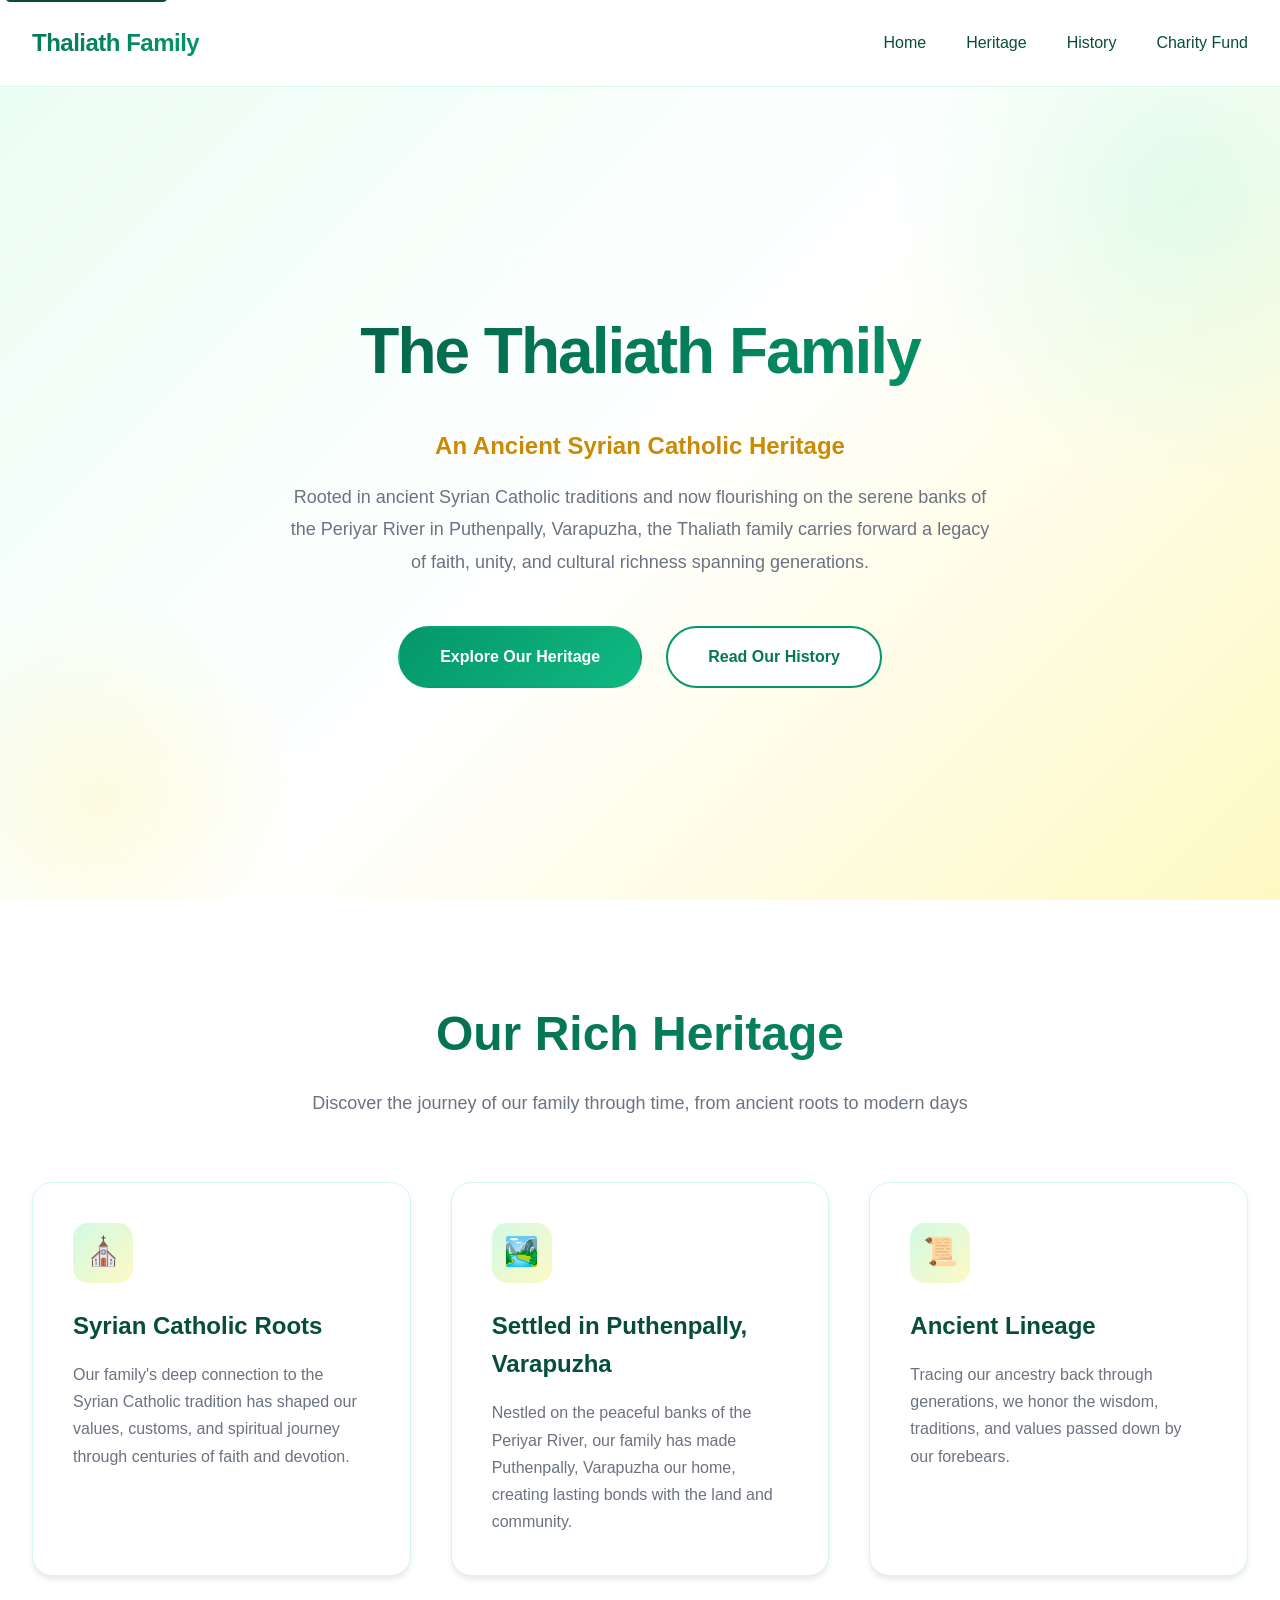
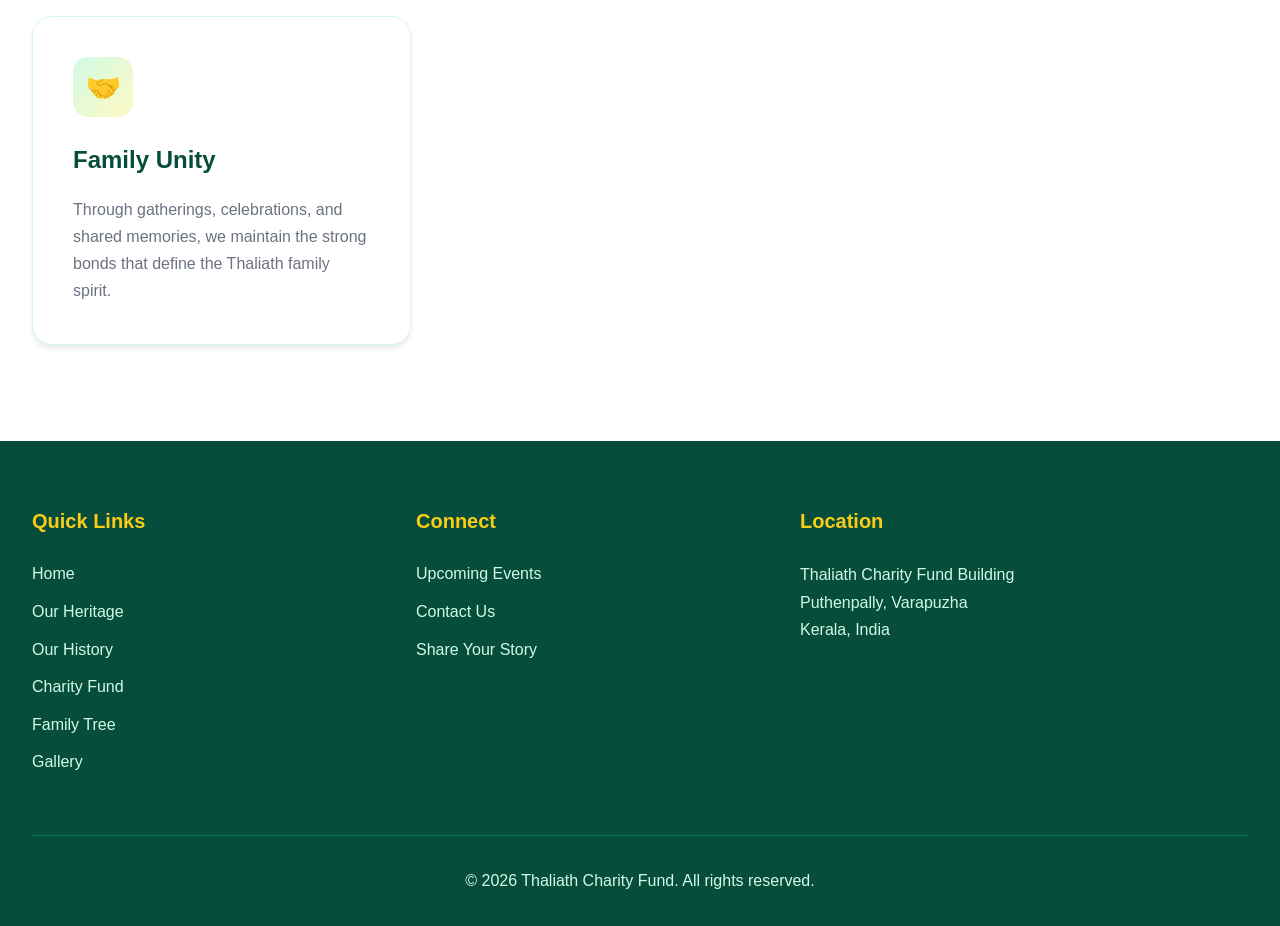
<file: index.html>
<!doctype html>
<html lang="en">
  <head>
    <meta charset="UTF-8" />
    <meta
      name="description"
      content="Discover the heritage of the Thaliath family, rooted in Syrian Catholic traditions in Puthenpally, Varapuzha, on the banks of the Periyar River in Kerala."
    />
    <meta name="viewport" content="width=device-width, initial-scale=1.0" />
    <meta
      name="keywords"
      content="Thaliath family, heritage, Syrian Catholic, Puthenpally, Varapuzha, Periyar River, Kerala"
    />
    <meta name="author" content="Prince Thaliath" />
    <meta name="robots" content="index, follow" />
    <meta name="theme-color" content="#059669" />
    <link rel="icon" href="favicon/favicon.ico" type="image/x-icon" />
    <link
      rel="apple-touch-icon"
      sizes="180x180"
      href="favicon/apple-touch-icon.png"
    />
    <link
      rel="icon"
      type="image/png"
      sizes="32x32"
      href="favicon/favicon-32x32.png"
    />
    <link
      rel="icon"
      type="image/png"
      sizes="16x16"
      href="favicon/favicon-16x16.png"
    />
    <link rel="manifest" href="favicon/site.webmanifest" />
    <title>Thaliath Family | Heritage of Puthenpally, Varapuzha</title>
    <link rel="canonical" href="https://thaliathfamily.com/" />
    <meta property="og:site_name" content="Thaliath Family" />
    <meta property="og:locale" content="en_IN" />
    <meta property="og:type" content="website" />
    <meta property="og:url" content="https://thaliathfamily.com/" />
    <meta
      property="og:title"
      content="Thaliath Family | Heritage of Puthenpally, Varapuzha"
    />
    <meta
      property="og:description"
      content="Discover the heritage of the Thaliath family, rooted in Syrian Catholic traditions in Puthenpally, Varapuzha, on the banks of the Periyar River in Kerala."
    />
    <meta
      property="og:image"
      content="https://thaliathfamily.com/favicon/og-home.jpg"
    />
    <meta
      property="og:image:secure_url"
      content="https://thaliathfamily.com/favicon/og-home.jpg"
    />
    <meta property="og:image:type" content="image/jpeg" />
    <meta property="og:image:width" content="1200" />
    <meta property="og:image:height" content="630" />
    <meta
      property="og:image:alt"
      content="The Thaliath Family, an ancient Syrian Catholic heritage, Puthenpally, Varapuzha, Kerala"
    />
    <meta name="twitter:card" content="summary_large_image" />
    <meta name="twitter:domain" content="thaliathfamily.com" />
    <meta name="twitter:url" content="https://thaliathfamily.com/" />
    <meta
      name="twitter:title"
      content="Thaliath Family | Heritage of Puthenpally, Varapuzha"
    />
    <meta
      name="twitter:description"
      content="Discover the heritage of the Thaliath family, rooted in Syrian Catholic traditions in Puthenpally, Varapuzha, on the banks of the Periyar River in Kerala."
    />
    <meta
      name="twitter:image"
      content="https://thaliathfamily.com/favicon/og-home.jpg"
    />
    <meta
      name="twitter:image:alt"
      content="The Thaliath Family, an ancient Syrian Catholic heritage, Puthenpally, Varapuzha, Kerala"
    />
    <script type="application/ld+json">
      {
        "@context": "https://schema.org",
        "@graph": [
          {
            "@type": "Organization",
            "@id": "https://thaliathfamily.com/#organization",
            "name": "Thaliath Charity Fund",
            "url": "https://thaliathfamily.com/",
            "logo": "https://thaliathfamily.com/favicon/android-chrome-512x512.png",
            "foundingDate": "1954",
            "address": {
              "@type": "PostalAddress",
              "streetAddress": "Thaliath Charity Fund Building, Puthenpally",
              "addressLocality": "Varapuzha",
              "addressRegion": "Kerala",
              "addressCountry": "IN"
            }
          },
          {
            "@type": "WebSite",
            "@id": "https://thaliathfamily.com/#website",
            "name": "Thaliath Family",
            "url": "https://thaliathfamily.com/",
            "inLanguage": "en",
            "publisher": {
              "@id": "https://thaliathfamily.com/#organization"
            }
          }
        ]
      }
    </script>
    <link rel="stylesheet" href="main.css" />
    <script src="main.js" defer></script>
  </head>
  <body>
    <!-- Skip link for accessibility -->
    <a href="#main" class="skip-link">Skip to main content</a>

    <header class="header" id="header">
      <nav class="nav-container">
        <a href="index.html" class="logo">Thaliath Family</a>
        <ul class="nav-links" id="navLinks">
          <li><a href="#home">Home</a></li>
          <li><a href="#heritage">Heritage</a></li>
          <li><a href="history.html">History</a></li>
          <li><a href="charity-fund.html">Charity Fund</a></li>
          <!-- <li><a href="#family">Family Tree</a></li> -->
          <!-- <li><a href="#gallery">Gallery</a></li> -->
          <!-- <li><a href="#events">Events</a></li> -->
          <!-- <li><a href="#contact">Contact</a></li> -->
        </ul>
        <button
          class="menu-toggle"
          id="menuToggle"
          aria-label="Toggle navigation menu"
        >
          <span></span>
          <span></span>
          <span></span>
        </button>
      </nav>
    </header>

    <!-- Main content -->
    <main id="main">
      <!-- Hero Section -->
      <section class="hero" id="home">
        <div class="hero-content">
          <h1>The Thaliath Family</h1>
          <p class="hero-subtitle">An Ancient Syrian Catholic Heritage</p>
          <p class="hero-description">
            Rooted in ancient Syrian Catholic traditions and now flourishing on
            the serene banks of the Periyar River in Puthenpally, Varapuzha, the
            Thaliath family carries forward a legacy of faith, unity, and
            cultural richness spanning generations.
          </p>
          <div class="cta-buttons">
            <a href="#heritage" class="btn btn-primary">Explore Our Heritage</a>
            <a href="history.html" class="btn btn-secondary"
              >Read Our History</a
            >
            <!-- <a
                            href="#family"
                            class="btn btn-secondary"
                            >View Family Tree</a
                        > -->
          </div>
        </div>
      </section>

      <!-- Heritage Section -->
      <section class="section" id="heritage">
        <h2 class="section-title">Our Rich Heritage</h2>
        <p class="section-subtitle">
          Discover the journey of our family through time, from ancient roots to
          modern days
        </p>

        <div class="features-grid">
          <div class="feature-card">
            <div class="feature-icon" aria-hidden="true">⛪</div>
            <h3>Syrian Catholic Roots</h3>
            <p>
              Our family's deep connection to the Syrian Catholic tradition has
              shaped our values, customs, and spiritual journey through
              centuries of faith and devotion.
            </p>
          </div>

          <div class="feature-card">
            <div class="feature-icon" aria-hidden="true">🏞️</div>
            <h3>Settled in Puthenpally, Varapuzha</h3>
            <p>
              Nestled on the peaceful banks of the Periyar River, our family has
              made Puthenpally, Varapuzha our home, creating lasting bonds with
              the land and community.
            </p>
          </div>

          <div class="feature-card">
            <div class="feature-icon" aria-hidden="true">📜</div>
            <h3>Ancient Lineage</h3>
            <p>
              Tracing our ancestry back through generations, we honor the
              wisdom, traditions, and values passed down by our forebears.
            </p>
          </div>

          <div class="feature-card">
            <div class="feature-icon" aria-hidden="true">🤝</div>
            <h3>Family Unity</h3>
            <p>
              Through gatherings, celebrations, and shared memories, we maintain
              the strong bonds that define the Thaliath family spirit.
            </p>
          </div>
        </div>
      </section>

      <!-- Family Legacy Stats Section -->
      <!-- <section class="section bg-emerald">
        <h2 class="section-title">Our Family Legacy</h2>
        <p class="section-subtitle">Numbers that tell our story</p>

        <div class="stats-grid">
          <div class="stat-item">
            <div class="stat-number">12+</div>
            <div class="stat-label">Generations</div>
          </div>
          <div class="stat-item">
            <div class="stat-number">350+</div>
            <div class="stat-label">Family Members</div>
          </div>
          <div class="stat-item">
            <div class="stat-number">400+</div>
            <div class="stat-label">Years in Puthenpally, Varapuzha</div>
          </div>
          <div class="stat-item">
            <div class="stat-number">∞</div>
            <div class="stat-label">Stories to Share</div>
          </div>
        </div>
      </section> -->
    </main>

    <!-- Footer Section -->
    <footer class="footer">
      <div class="footer-content">
        <div class="footer-section">
          <h4>Quick Links</h4>
          <ul>
            <li><a href="#home">Home</a></li>
            <li><a href="#heritage">Our Heritage</a></li>
            <li><a href="history.html">Our History</a></li>
            <li><a href="charity-fund.html">Charity Fund</a></li>
            <li><a href="#family">Family Tree</a></li>
            <li><a href="#gallery">Gallery</a></li>
          </ul>
        </div>

        <div class="footer-section">
          <h4>Connect</h4>
          <ul>
            <li><a href="#events">Upcoming Events</a></li>
            <li><a href="#contact">Contact Us</a></li>
            <li><a href="#stories">Share Your Story</a></li>
          </ul>
        </div>

        <div class="footer-section">
          <h4>Location</h4>
          <p class="footer-description">
            Thaliath Charity Fund Building
            <br />Puthenpally, Varapuzha<br />Kerala, India
          </p>
        </div>
      </div>

      <div class="footer-bottom">
        <p>&copy; 2026 Thaliath Charity Fund. All rights reserved.</p>
      </div>
    </footer>

    <noscript>
      <p class="no_java_script">
        This website uses JavaScript for enhanced functionality, such as the
        mobile navigation menu. Please enable JavaScript for the best
        experience.
      </p>
    </noscript>
  </body>
</html>
</file>
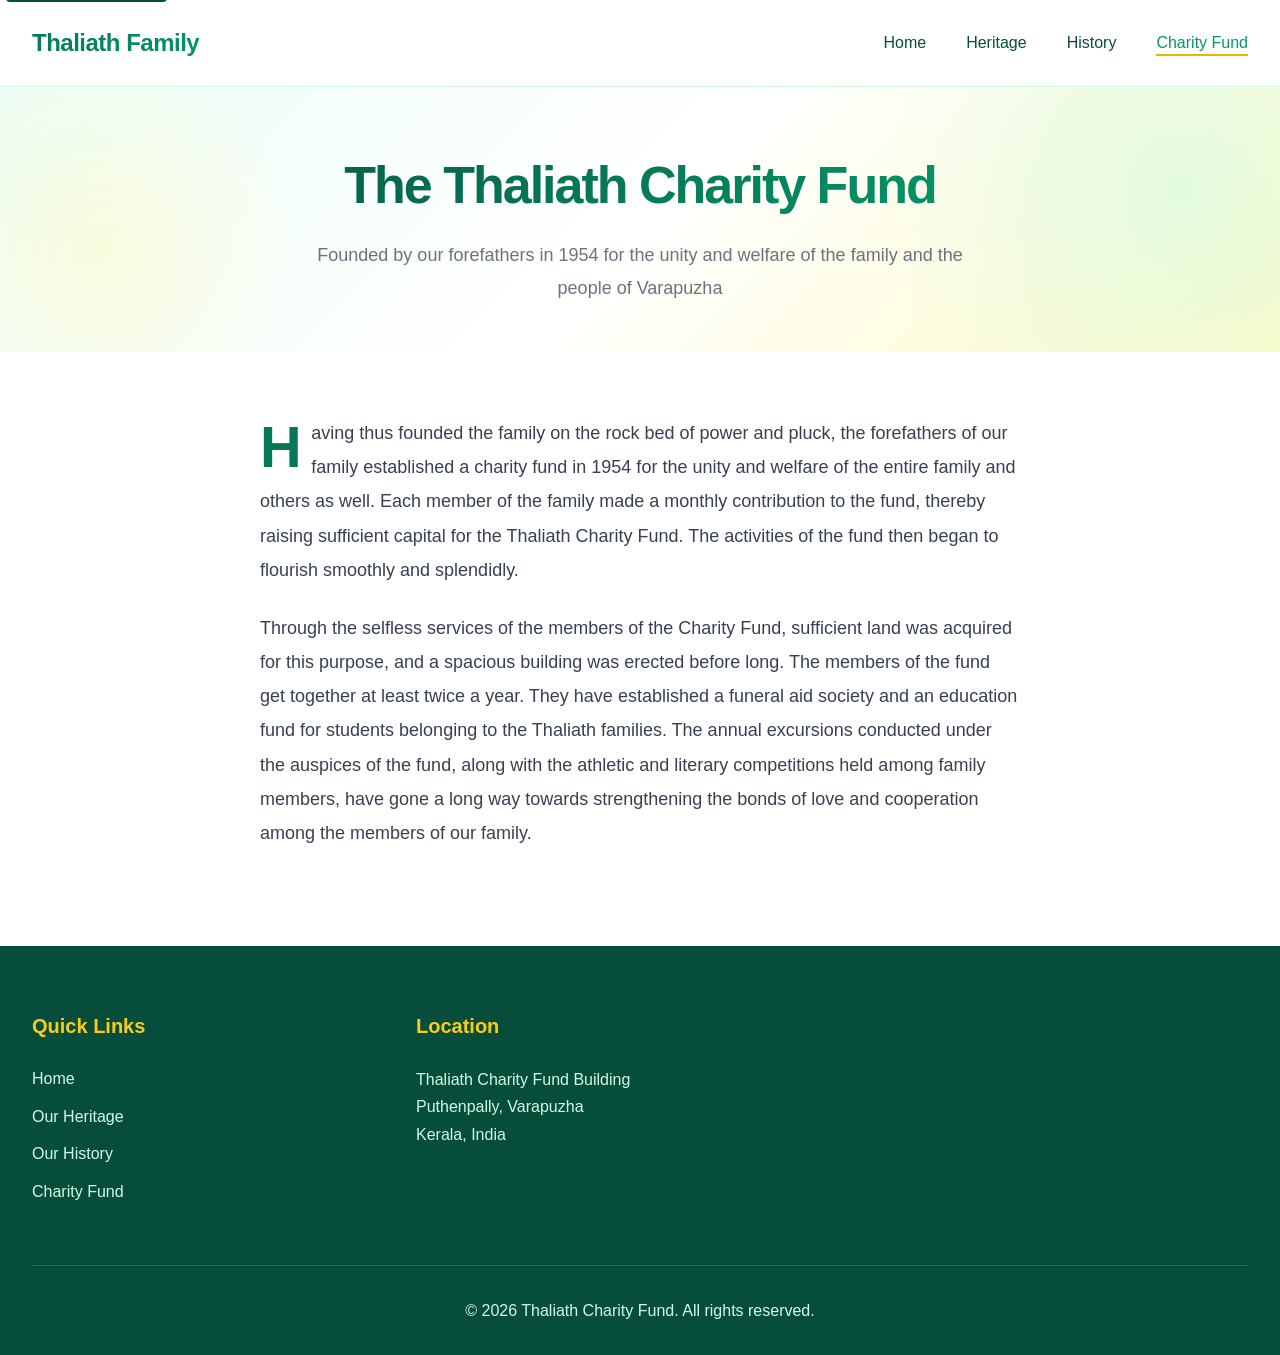
<file: charity-fund.html>
<!doctype html>
<html lang="en">
  <head>
    <meta charset="UTF-8" />
    <meta
      name="description"
      content="The Thaliath Charity Fund was founded in 1954 by the forefathers of the Thaliath family of Puthenpally, Varapuzha, for the unity and welfare of the family and others."
    />
    <meta name="viewport" content="width=device-width, initial-scale=1.0" />
    <meta
      name="keywords"
      content="Thaliath Charity Fund, Thaliath family, Puthenpally, Varapuzha, Kerala"
    />
    <meta name="author" content="Prince Thaliath" />
    <meta name="robots" content="index, follow" />
    <meta name="theme-color" content="#059669" />
    <link rel="icon" href="favicon/favicon.ico" type="image/x-icon" />
    <link
      rel="apple-touch-icon"
      sizes="180x180"
      href="favicon/apple-touch-icon.png"
    />
    <link
      rel="icon"
      type="image/png"
      sizes="32x32"
      href="favicon/favicon-32x32.png"
    />
    <link
      rel="icon"
      type="image/png"
      sizes="16x16"
      href="favicon/favicon-16x16.png"
    />
    <link rel="manifest" href="favicon/site.webmanifest" />
    <title>Thaliath Charity Fund | Puthenpally, Varapuzha, since 1954</title>
    <link rel="canonical" href="https://thaliathfamily.com/charity-fund.html" />
    <meta property="og:site_name" content="Thaliath Family" />
    <meta property="og:locale" content="en_IN" />
    <meta property="og:type" content="article" />
    <meta
      property="og:url"
      content="https://thaliathfamily.com/charity-fund.html"
    />
    <meta
      property="og:title"
      content="Thaliath Charity Fund | Puthenpally, Varapuzha, since 1954"
    />
    <meta
      property="og:description"
      content="The Thaliath Charity Fund was founded in 1954 by the forefathers of the Thaliath family of Puthenpally, Varapuzha, for the unity and welfare of the family and others."
    />
    <meta
      property="og:image"
      content="https://thaliathfamily.com/favicon/og-charity-fund.jpg"
    />
    <meta
      property="og:image:secure_url"
      content="https://thaliathfamily.com/favicon/og-charity-fund.jpg"
    />
    <meta property="og:image:type" content="image/jpeg" />
    <meta property="og:image:width" content="1200" />
    <meta property="og:image:height" content="630" />
    <meta
      property="og:image:alt"
      content="The Thaliath Charity Fund, Puthenpally, Varapuzha, founded in 1954"
    />
    <meta name="twitter:card" content="summary_large_image" />
    <meta name="twitter:domain" content="thaliathfamily.com" />
    <meta
      name="twitter:url"
      content="https://thaliathfamily.com/charity-fund.html"
    />
    <meta
      name="twitter:title"
      content="Thaliath Charity Fund | Puthenpally, Varapuzha, since 1954"
    />
    <meta
      name="twitter:description"
      content="The Thaliath Charity Fund was founded in 1954 by the forefathers of the Thaliath family of Puthenpally, Varapuzha, for the unity and welfare of the family and others."
    />
    <meta
      name="twitter:image"
      content="https://thaliathfamily.com/favicon/og-charity-fund.jpg"
    />
    <meta
      name="twitter:image:alt"
      content="The Thaliath Charity Fund, Puthenpally, Varapuzha, founded in 1954"
    />
    <script type="application/ld+json">
      {
        "@context": "https://schema.org",
        "@graph": [
          {
            "@type": "Organization",
            "@id": "https://thaliathfamily.com/#organization",
            "name": "Thaliath Charity Fund",
            "url": "https://thaliathfamily.com/",
            "logo": "https://thaliathfamily.com/favicon/android-chrome-512x512.png",
            "foundingDate": "1954",
            "address": {
              "@type": "PostalAddress",
              "streetAddress": "Thaliath Charity Fund Building, Puthenpally",
              "addressLocality": "Varapuzha",
              "addressRegion": "Kerala",
              "addressCountry": "IN"
            }
          },
          {
            "@type": "WebPage",
            "@id": "https://thaliathfamily.com/charity-fund.html#webpage",
            "url": "https://thaliathfamily.com/charity-fund.html",
            "name": "Thaliath Charity Fund",
            "inLanguage": "en",
            "isPartOf": {
              "@id": "https://thaliathfamily.com/#website"
            },
            "about": {
              "@id": "https://thaliathfamily.com/#organization"
            },
            "breadcrumb": {
              "@type": "BreadcrumbList",
              "itemListElement": [
                {
                  "@type": "ListItem",
                  "position": 1,
                  "name": "Home",
                  "item": "https://thaliathfamily.com/"
                },
                {
                  "@type": "ListItem",
                  "position": 2,
                  "name": "Thaliath Charity Fund",
                  "item": "https://thaliathfamily.com/charity-fund.html"
                }
              ]
            }
          }
        ]
      }
    </script>
    <link rel="stylesheet" href="main.css" />
    <script src="main.js" defer></script>
  </head>
  <body>
    <a href="#main" class="skip-link">Skip to main content</a>

    <header class="header" id="header">
      <nav class="nav-container">
        <a href="index.html" class="logo">Thaliath Family</a>
        <ul class="nav-links" id="navLinks">
          <li><a href="index.html#home">Home</a></li>
          <li><a href="index.html#heritage">Heritage</a></li>
          <li><a href="history.html">History</a></li>
          <li>
            <a href="charity-fund.html" aria-current="page">Charity Fund</a>
          </li>
        </ul>
        <button
          class="menu-toggle"
          id="menuToggle"
          aria-label="Toggle navigation menu"
        >
          <span></span>
          <span></span>
          <span></span>
        </button>
      </nav>
    </header>

    <main id="main">
      <section class="hero page-hero" id="top">
        <div class="hero-content">
          <h1>The Thaliath Charity Fund</h1>
          <p class="hero-description">
            Founded by our forefathers in 1954 for the unity and welfare of the
            family and the people of Varapuzha
          </p>
        </div>
      </section>

      <section class="section section-history" id="charity-fund">
        <div class="prose prose-history">
          <p>
            Having thus founded the family on the rock bed of power and pluck,
            the forefathers of our family established a charity fund in 1954 for
            the unity and welfare of the entire family and others as well. Each
            member of the family made a monthly contribution to the fund,
            thereby raising sufficient capital for the Thaliath Charity Fund.
            The activities of the fund then began to flourish smoothly and
            splendidly.
          </p>
          <p>
            Through the selfless services of the members of the Charity Fund,
            sufficient land was acquired for this purpose, and a spacious
            building was erected before long. The members of the fund get
            together at least twice a year. They have established a funeral aid
            society and an education fund for students belonging to the Thaliath
            families. The annual excursions conducted under the auspices of the
            fund, along with the athletic and literary competitions held among
            family members, have gone a long way towards strengthening the bonds
            of love and cooperation among the members of our family.
          </p>
        </div>
      </section>
    </main>

    <footer class="footer">
      <div class="footer-content">
        <div class="footer-section">
          <h4>Quick Links</h4>
          <ul>
            <li><a href="index.html#home">Home</a></li>
            <li><a href="index.html#heritage">Our Heritage</a></li>
            <li><a href="history.html">Our History</a></li>
            <li><a href="charity-fund.html">Charity Fund</a></li>
          </ul>
        </div>

        <div class="footer-section">
          <h4>Location</h4>
          <p class="footer-description">
            Thaliath Charity Fund Building
            <br />Puthenpally, Varapuzha<br />Kerala, India
          </p>
        </div>
      </div>

      <div class="footer-bottom">
        <p>&copy; 2026 Thaliath Charity Fund. All rights reserved.</p>
      </div>
    </footer>

    <noscript>
      <p class="no_java_script">
        This website uses JavaScript for enhanced functionality, such as the
        mobile navigation menu. Please enable JavaScript for the best
        experience.
      </p>
    </noscript>
  </body>
</html>
</file>
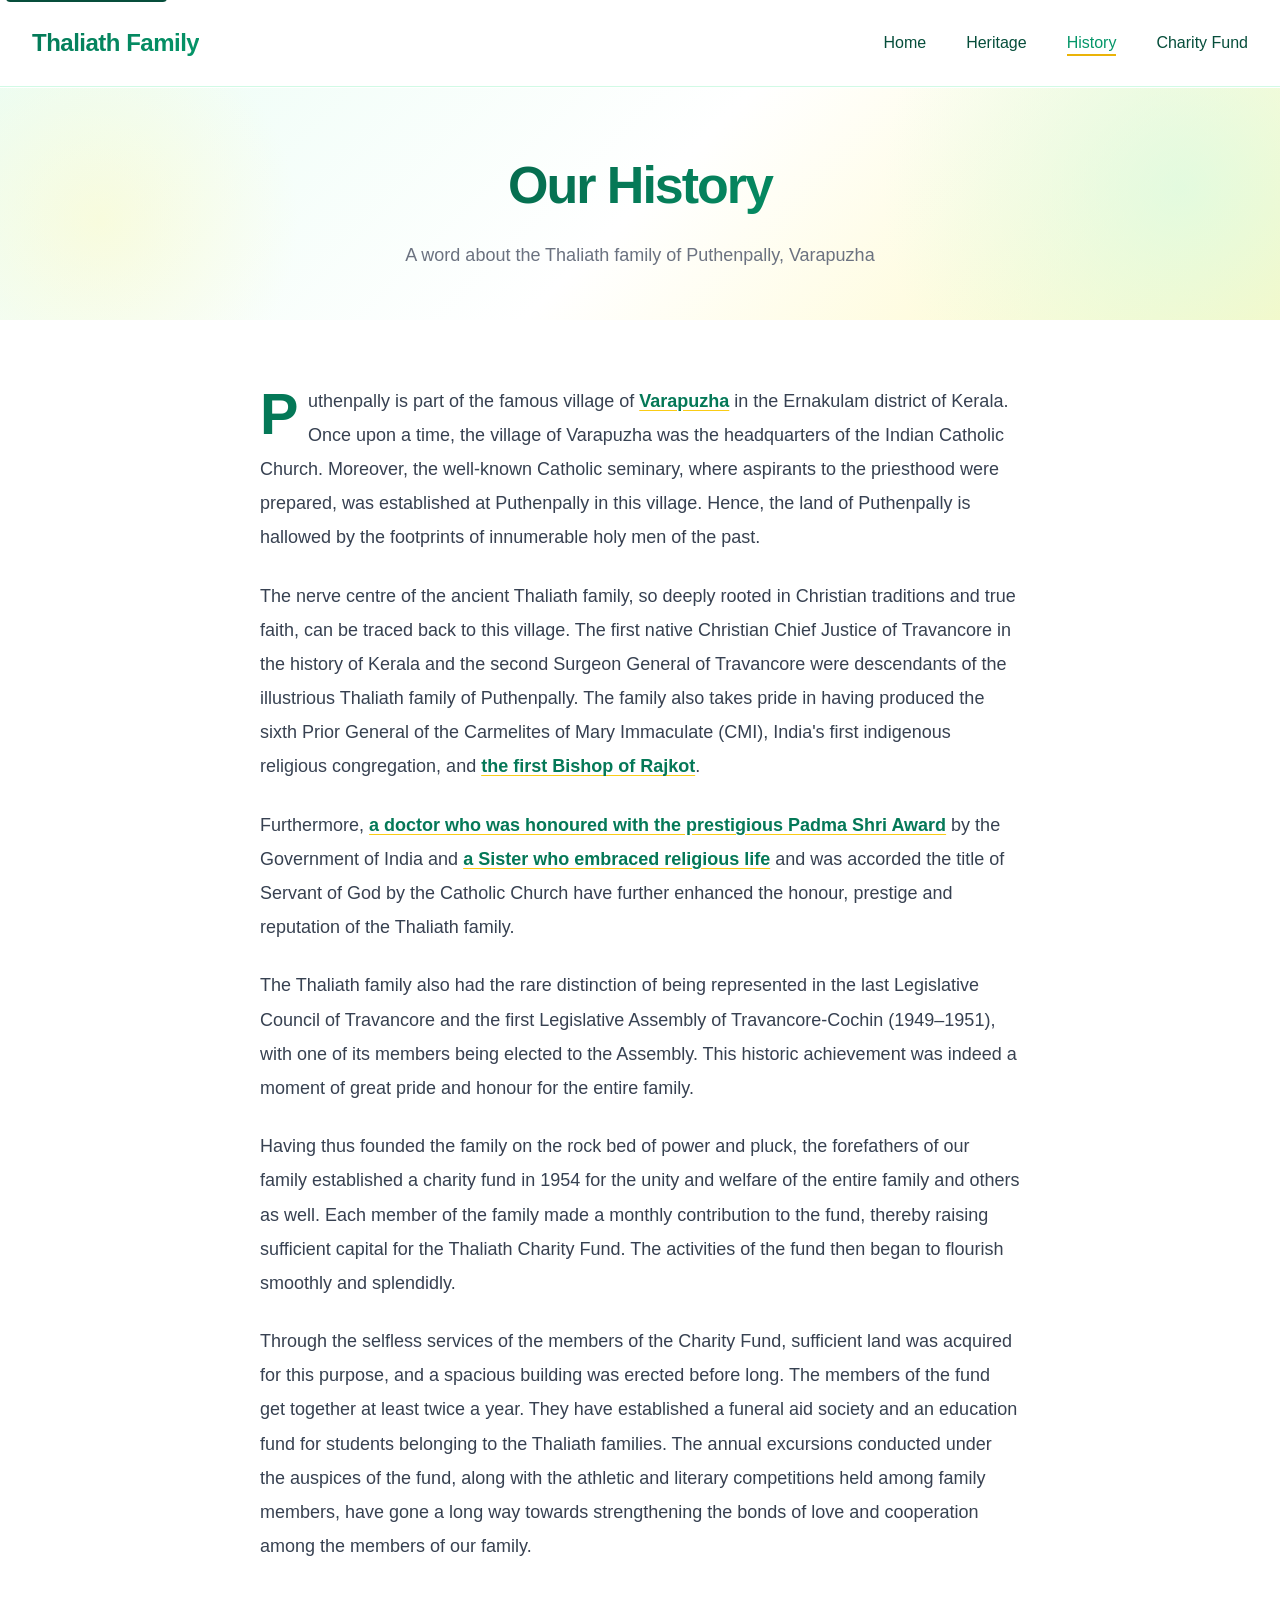
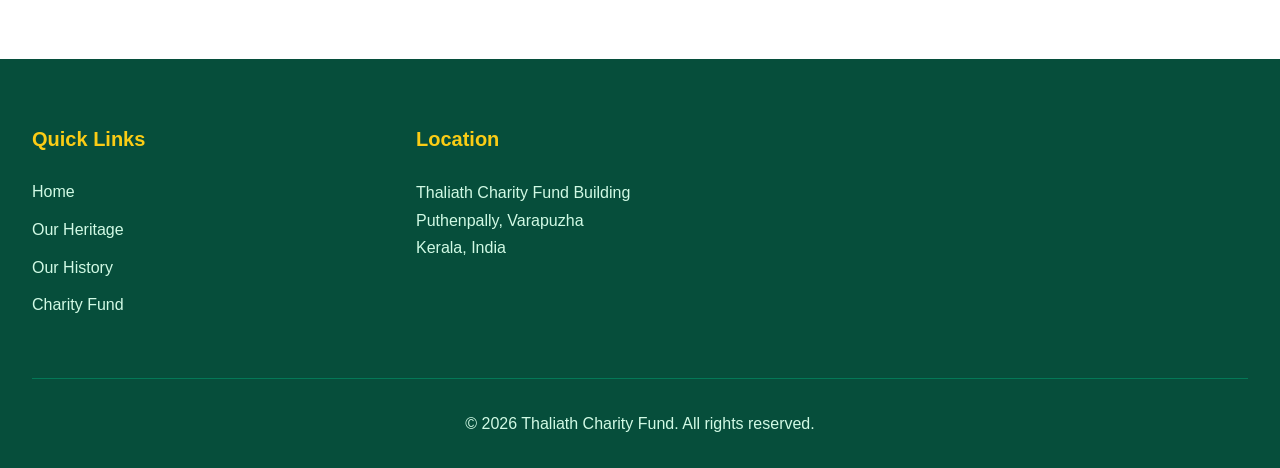
<file: history.html>
<!doctype html>
<html lang="en">
  <head>
    <meta charset="UTF-8" />
    <meta
      name="description"
      content="A word about the Thaliath family of Puthenpally, Varapuzha, an ancient family deeply rooted in Christian traditions and true faith."
    />
    <meta name="viewport" content="width=device-width, initial-scale=1.0" />
    <meta
      name="keywords"
      content="Thaliath family history, Puthenpally, Varapuzha, Syrian Catholic, Kerala"
    />
    <meta name="author" content="Prince Thaliath" />
    <meta name="robots" content="index, follow" />
    <meta name="theme-color" content="#059669" />
    <link rel="icon" href="favicon/favicon.ico" type="image/x-icon" />
    <link
      rel="apple-touch-icon"
      sizes="180x180"
      href="favicon/apple-touch-icon.png"
    />
    <link
      rel="icon"
      type="image/png"
      sizes="32x32"
      href="favicon/favicon-32x32.png"
    />
    <link
      rel="icon"
      type="image/png"
      sizes="16x16"
      href="favicon/favicon-16x16.png"
    />
    <link rel="manifest" href="favicon/site.webmanifest" />
    <title>Our History | Thaliath Family of Puthenpally, Varapuzha</title>
    <link rel="canonical" href="https://thaliathfamily.com/history.html" />
    <meta property="og:site_name" content="Thaliath Family" />
    <meta property="og:locale" content="en_IN" />
    <meta property="og:type" content="article" />
    <meta property="og:url" content="https://thaliathfamily.com/history.html" />
    <meta
      property="og:title"
      content="Our History | Thaliath Family of Puthenpally, Varapuzha"
    />
    <meta
      property="og:description"
      content="A word about the Thaliath family of Puthenpally, Varapuzha, an ancient family deeply rooted in Christian traditions and true faith."
    />
    <meta
      property="og:image"
      content="https://thaliathfamily.com/favicon/og-history.jpg"
    />
    <meta
      property="og:image:secure_url"
      content="https://thaliathfamily.com/favicon/og-history.jpg"
    />
    <meta property="og:image:type" content="image/jpeg" />
    <meta property="og:image:width" content="1200" />
    <meta property="og:image:height" content="630" />
    <meta
      property="og:image:alt"
      content="Our History: the Thaliath family of Puthenpally, Varapuzha, Kerala"
    />
    <meta name="twitter:card" content="summary_large_image" />
    <meta name="twitter:domain" content="thaliathfamily.com" />
    <meta
      name="twitter:url"
      content="https://thaliathfamily.com/history.html"
    />
    <meta
      name="twitter:title"
      content="Our History | Thaliath Family of Puthenpally, Varapuzha"
    />
    <meta
      name="twitter:description"
      content="A word about the Thaliath family of Puthenpally, Varapuzha, an ancient family deeply rooted in Christian traditions and true faith."
    />
    <meta
      name="twitter:image"
      content="https://thaliathfamily.com/favicon/og-history.jpg"
    />
    <meta
      name="twitter:image:alt"
      content="Our History: the Thaliath family of Puthenpally, Varapuzha, Kerala"
    />
    <script type="application/ld+json">
      {
        "@context": "https://schema.org",
        "@graph": [
          {
            "@type": "Organization",
            "@id": "https://thaliathfamily.com/#organization",
            "name": "Thaliath Charity Fund",
            "url": "https://thaliathfamily.com/",
            "logo": "https://thaliathfamily.com/favicon/android-chrome-512x512.png",
            "foundingDate": "1954",
            "address": {
              "@type": "PostalAddress",
              "streetAddress": "Thaliath Charity Fund Building, Puthenpally",
              "addressLocality": "Varapuzha",
              "addressRegion": "Kerala",
              "addressCountry": "IN"
            }
          },
          {
            "@type": "AboutPage",
            "@id": "https://thaliathfamily.com/history.html#webpage",
            "url": "https://thaliathfamily.com/history.html",
            "name": "Our History",
            "inLanguage": "en",
            "isPartOf": {
              "@id": "https://thaliathfamily.com/#website"
            },
            "about": {
              "@id": "https://thaliathfamily.com/#organization"
            },
            "breadcrumb": {
              "@type": "BreadcrumbList",
              "itemListElement": [
                {
                  "@type": "ListItem",
                  "position": 1,
                  "name": "Home",
                  "item": "https://thaliathfamily.com/"
                },
                {
                  "@type": "ListItem",
                  "position": 2,
                  "name": "Our History",
                  "item": "https://thaliathfamily.com/history.html"
                }
              ]
            }
          }
        ]
      }
    </script>
    <link rel="stylesheet" href="main.css" />
    <script src="main.js" defer></script>
  </head>
  <body>
    <a href="#main" class="skip-link">Skip to main content</a>

    <header class="header" id="header">
      <nav class="nav-container">
        <a href="index.html" class="logo">Thaliath Family</a>
        <ul class="nav-links" id="navLinks">
          <li><a href="index.html#home">Home</a></li>
          <li><a href="index.html#heritage">Heritage</a></li>
          <li><a href="history.html" aria-current="page">History</a></li>
          <li><a href="charity-fund.html">Charity Fund</a></li>
        </ul>
        <button
          class="menu-toggle"
          id="menuToggle"
          aria-label="Toggle navigation menu"
        >
          <span></span>
          <span></span>
          <span></span>
        </button>
      </nav>
    </header>

    <main id="main">
      <section class="hero page-hero" id="top">
        <div class="hero-content">
          <h1>Our History</h1>
          <p class="hero-description">
            A word about the Thaliath family of Puthenpally, Varapuzha
          </p>
        </div>
      </section>

      <section class="section section-history" id="history">
        <div class="prose prose-history">
          <p>
            Puthenpally is part of the famous village of
            <a
              href="https://en.wikipedia.org/wiki/Varappuzha"
              target="_blank"
              rel="noopener"
              >Varapuzha</a
            >
            in the Ernakulam district of Kerala. Once upon a time, the village
            of Varapuzha was the headquarters of the Indian Catholic Church.
            Moreover, the well-known Catholic seminary, where aspirants to the
            priesthood were prepared, was established at Puthenpally in this
            village. Hence, the land of Puthenpally is hallowed by the
            footprints of innumerable holy men of the past.
          </p>
          <p>
            The nerve centre of the ancient Thaliath family, so deeply rooted in
            Christian traditions and true faith, can be traced back to this
            village. The first native Christian Chief Justice of Travancore in
            the history of Kerala and the second Surgeon General of Travancore
            were descendants of the illustrious Thaliath family of Puthenpally.
            The family also takes pride in having produced the sixth Prior
            General of the Carmelites of Mary Immaculate (CMI), India's first
            indigenous religious congregation, and
            <a
              href="https://en.wikipedia.org/wiki/Jonas_Thaliath"
              target="_blank"
              rel="noopener"
              title="Bishop Jonas Thaliath on Wikipedia"
              >the first Bishop of Rajkot</a
            >.
          </p>
          <p>
            Furthermore,
            <a
              href="https://en.wikipedia.org/wiki/B._Paul_Thaliath"
              target="_blank"
              rel="noopener"
              title="Dr. B. Paul Thaliath on Wikipedia"
              >a doctor who was honoured with the prestigious Padma Shri
              Award</a
            >
            by the Government of India and
            <a
              href="https://en.wikipedia.org/wiki/Fidelis_Thaliath"
              target="_blank"
              rel="noopener"
              title="Sister Fidelis Thaliath on Wikipedia"
              >a Sister who embraced religious life</a
            >
            and was accorded the title of Servant of God by the Catholic Church
            have further enhanced the honour, prestige and reputation of the
            Thaliath family.
          </p>
          <p>
            The Thaliath family also had the rare distinction of being
            represented in the last Legislative Council of Travancore and the
            first Legislative Assembly of Travancore-Cochin (1949–1951), with
            one of its members being elected to the Assembly. This historic
            achievement was indeed a moment of great pride and honour for the
            entire family.
          </p>
          <p>
            Having thus founded the family on the rock bed of power and pluck,
            the forefathers of our family established a charity fund in 1954 for
            the unity and welfare of the entire family and others as well. Each
            member of the family made a monthly contribution to the fund,
            thereby raising sufficient capital for the Thaliath Charity Fund.
            The activities of the fund then began to flourish smoothly and
            splendidly.
          </p>
          <p>
            Through the selfless services of the members of the Charity Fund,
            sufficient land was acquired for this purpose, and a spacious
            building was erected before long. The members of the fund get
            together at least twice a year. They have established a funeral aid
            society and an education fund for students belonging to the Thaliath
            families. The annual excursions conducted under the auspices of the
            fund, along with the athletic and literary competitions held among
            family members, have gone a long way towards strengthening the bonds
            of love and cooperation among the members of our family.
          </p>
        </div>
      </section>
    </main>

    <footer class="footer">
      <div class="footer-content">
        <div class="footer-section">
          <h4>Quick Links</h4>
          <ul>
            <li><a href="index.html#home">Home</a></li>
            <li><a href="index.html#heritage">Our Heritage</a></li>
            <li><a href="history.html">Our History</a></li>
            <li><a href="charity-fund.html">Charity Fund</a></li>
          </ul>
        </div>

        <div class="footer-section">
          <h4>Location</h4>
          <p class="footer-description">
            Thaliath Charity Fund Building
            <br />Puthenpally, Varapuzha<br />Kerala, India
          </p>
        </div>
      </div>

      <div class="footer-bottom">
        <p>&copy; 2026 Thaliath Charity Fund. All rights reserved.</p>
      </div>
    </footer>

    <noscript>
      <p class="no_java_script">
        This website uses JavaScript for enhanced functionality, such as the
        mobile navigation menu. Please enable JavaScript for the best
        experience.
      </p>
    </noscript>
  </body>
</html>
</file>
<file: main.css>
* {
  margin: 0;
  padding: 0;
  box-sizing: border-box;
}

:root {
  --emerald-900: #064e3b;
  --emerald-800: #065f46;
  --emerald-700: #047857;
  --emerald-600: #059669;
  --emerald-500: #10b981;
  --emerald-100: #d1fae5;
  --emerald-50: #ecfdf5;
  --gold-600: #ca8a04;
  --gold-500: #eab308;
  --gold-400: #facc15;
  --gold-100: #fef9c3;
}

body {
  font-family:
    -apple-system, BlinkMacSystemFont, "Segoe UI", Roboto, Oxygen, Ubuntu,
    Cantarell, sans-serif;
  line-height: 1.6;
  color: #1f2937;
  overflow-x: hidden;
  min-height: 100vh;
  display: flex;
  flex-direction: column;
}

main {
  flex: 1 0 auto;
}

.header {
  position: fixed;
  top: 0;
  width: 100%;
  background: rgba(255, 255, 255, 0.95);
  backdrop-filter: blur(10px);
  z-index: 1000;
  border-bottom: 1px solid var(--emerald-100);
  transition: all 0.3s ease;
}

.header.scrolled {
  box-shadow: 0 4px 6px -1px rgba(0, 0, 0, 0.1);
}

.nav-container {
  max-width: 1400px;
  margin: 0 auto;
  padding: 1.5rem 2rem;
  display: flex;
  justify-content: space-between;
  align-items: center;
}

.logo {
  font-size: 1.5rem;
  font-weight: 700;
  background: linear-gradient(
    135deg,
    var(--emerald-700) 0%,
    var(--emerald-600) 100%
  );
  -webkit-background-clip: text;
  -webkit-text-fill-color: transparent;
  background-clip: text;
  text-decoration: none;
  letter-spacing: -0.5px;
}

.nav-links {
  display: flex;
  gap: 2.5rem;
  list-style: none;
}

.nav-links a {
  color: var(--emerald-900);
  text-decoration: none;
  font-weight: 500;
  transition: color 0.3s ease;
  position: relative;
}

.nav-links a::after {
  content: "";
  position: absolute;
  bottom: -5px;
  left: 0;
  width: 0;
  height: 2px;
  background: var(--gold-500);
  transition: width 0.3s ease;
}

.nav-links a:hover::after {
  width: 100%;
}

.nav-links a:hover {
  color: var(--emerald-600);
}

.nav-links a[aria-current="page"] {
  color: var(--emerald-600);
}

.nav-links a[aria-current="page"]::after {
  width: 100%;
}

.menu-toggle {
  display: none;
  background: none;
  border: none;
  cursor: pointer;
  padding: 0.5rem;
}

.menu-toggle span {
  display: block;
  width: 25px;
  height: 3px;
  background: var(--emerald-900);
  margin: 5px 0;
  transition: 0.3s;
}

.hero {
  margin-top: 88px;
  min-height: calc(100vh - 88px);
  background: linear-gradient(
    135deg,
    var(--emerald-50) 0%,
    white 50%,
    var(--gold-100) 100%
  );
  display: flex;
  align-items: center;
  justify-content: center;
  position: relative;
  overflow: hidden;
}

.hero::before {
  content: "";
  position: absolute;
  width: 600px;
  height: 600px;
  background: radial-gradient(circle, var(--emerald-100) 0%, transparent 70%);
  border-radius: 50%;
  top: -200px;
  right: -200px;
  opacity: 0.6;
}

.hero::after {
  content: "";
  position: absolute;
  width: 400px;
  height: 400px;
  background: radial-gradient(circle, var(--gold-100) 0%, transparent 70%);
  border-radius: 50%;
  bottom: -100px;
  left: -100px;
  opacity: 0.5;
}

.hero-content {
  max-width: 1400px;
  padding: 4rem 2rem;
  text-align: center;
  position: relative;
  z-index: 1;
}

.hero h1 {
  font-size: 4rem;
  background: linear-gradient(
    135deg,
    var(--emerald-800) 0%,
    var(--emerald-600) 100%
  );
  -webkit-background-clip: text;
  -webkit-text-fill-color: transparent;
  background-clip: text;
  margin-bottom: 1.5rem;
  font-weight: 800;
  letter-spacing: -2px;
  animation: fadeInUp 0.8s ease;
}

.hero-subtitle {
  font-size: 1.5rem;
  color: var(--gold-600);
  margin-bottom: 1rem;
  font-weight: 600;
  animation: fadeInUp 0.8s ease 0.2s backwards;
}

.hero-description {
  font-size: 1.125rem;
  color: #6b7280;
  max-width: 700px;
  margin: 0 auto 3rem;
  line-height: 1.8;
  animation: fadeInUp 0.8s ease 0.4s backwards;
}

.cta-buttons {
  display: flex;
  gap: 1.5rem;
  justify-content: center;
  flex-wrap: wrap;
  animation: fadeInUp 0.8s ease 0.6s backwards;
}

.btn {
  padding: 1rem 2.5rem;
  border-radius: 50px;
  text-decoration: none;
  font-weight: 600;
  transition: all 0.3s ease;
  display: inline-block;
  border: 2px solid transparent;
}

.btn-primary {
  background: linear-gradient(
    135deg,
    var(--emerald-600) 0%,
    var(--emerald-500) 100%
  );
  color: white;
}

.btn-primary:hover {
  background: linear-gradient(
    135deg,
    var(--emerald-700) 0%,
    var(--emerald-600) 100%
  );
  transform: translateY(-2px);
  box-shadow: 0 10px 25px -5px rgba(5, 150, 105, 0.4);
}

.btn-secondary {
  background: white;
  color: var(--emerald-700);
  border-color: var(--emerald-600);
}

.btn-secondary:hover {
  background: var(--emerald-50);
  transform: translateY(-2px);
}

.section {
  padding: 6rem 2rem;
  max-width: 1400px;
  margin: 0 auto;
}

.section-title {
  font-size: 3rem;
  background: linear-gradient(
    135deg,
    var(--emerald-800) 0%,
    var(--emerald-600) 100%
  );
  -webkit-background-clip: text;
  -webkit-text-fill-color: transparent;
  background-clip: text;
  margin-bottom: 1rem;
  text-align: center;
  font-weight: 700;
}

.section-subtitle {
  text-align: center;
  color: #6b7280;
  font-size: 1.125rem;
  max-width: 700px;
  margin: 0 auto 4rem;
}

.features-grid {
  display: grid;
  grid-template-columns: repeat(auto-fit, minmax(300px, 1fr));
  gap: 2.5rem;
  margin-top: 4rem;
}

.feature-card {
  background: white;
  padding: 2.5rem;
  border-radius: 20px;
  box-shadow: 0 4px 6px -1px rgba(0, 0, 0, 0.1);
  transition: all 0.3s ease;
  border: 1px solid var(--emerald-100);
  position: relative;
  overflow: hidden;
}

.feature-card::before {
  content: "";
  position: absolute;
  top: 0;
  left: 0;
  width: 100%;
  height: 4px;
  background: linear-gradient(
    90deg,
    var(--emerald-500) 0%,
    var(--gold-400) 100%
  );
  transform: scaleX(0);
  transition: transform 0.3s ease;
}

.feature-card:hover::before {
  transform: scaleX(1);
}

.feature-card:hover {
  transform: translateY(-10px);
  box-shadow: 0 20px 25px -5px rgba(0, 0, 0, 0.1);
  border-color: var(--emerald-300);
}

.feature-icon {
  width: 60px;
  height: 60px;
  background: linear-gradient(
    135deg,
    var(--emerald-100) 0%,
    var(--gold-100) 100%
  );
  border-radius: 15px;
  display: flex;
  align-items: center;
  justify-content: center;
  margin-bottom: 1.5rem;
  font-size: 1.75rem;
}

.feature-card h3 {
  font-size: 1.5rem;
  color: var(--emerald-900);
  margin-bottom: 1rem;
  font-weight: 600;
}

.feature-card p {
  color: #6b7280;
  line-height: 1.7;
}

.page-hero {
  min-height: auto;
}

.page-hero .hero-content {
  padding: 3.5rem 2rem 3rem;
}

.page-hero h1 {
  font-size: 3.25rem;
  margin-bottom: 0.75rem;
}

.page-hero .hero-subtitle {
  margin-bottom: 0.75rem;
}

.page-hero .hero-description {
  margin-bottom: 0;
}

.section-tinted {
  max-width: none;
  background: var(--emerald-50);
}

.section-tinted > * {
  max-width: 1400px;
  margin-left: auto;
  margin-right: auto;
}

.section-tinted > .section-subtitle {
  max-width: 700px;
}

.prose {
  max-width: 760px;
  margin: 0 auto;
}

.prose p {
  font-size: 1.125rem;
  line-height: 1.9;
  color: #374151;
}

.prose p + p {
  margin-top: 1.5rem;
}

.prose a {
  color: var(--emerald-700);
  font-weight: 600;
  text-decoration: underline;
  text-decoration-color: var(--gold-400);
  text-underline-offset: 3px;
  transition: color 0.3s ease;
}

.prose a:hover {
  color: var(--emerald-600);
}

.section-history {
  padding-top: 4rem;
}

.prose-history > p:first-child::first-letter {
  float: left;
  font-size: 3.6rem;
  line-height: 0.9;
  font-weight: 700;
  color: var(--emerald-700);
  margin: 0.35rem 0.6rem 0 0;
}

.bg-emerald {
  background: linear-gradient(
    135deg,
    var(--emerald-700) 0%,
    var(--emerald-900) 100%
  );
  color: white;
}

.bg-emerald .section-title {
  color: white;
  background: none;
  -webkit-text-fill-color: white;
}

.bg-emerald .section-subtitle {
  color: var(--emerald-100);
}

.stats-grid {
  display: grid;
  grid-template-columns: repeat(auto-fit, minmax(200px, 1fr));
  gap: 3rem;
  margin-top: 4rem;
}

.stat-item {
  text-align: center;
  position: relative;
}

.stat-item::after {
  content: "";
  position: absolute;
  bottom: -10px;
  left: 50%;
  transform: translateX(-50%);
  width: 60px;
  height: 3px;
  background: var(--gold-400);
  border-radius: 2px;
}

.stat-number {
  font-size: 3.5rem;
  font-weight: 800;
  color: white;
  margin-bottom: 0.5rem;
}

.stat-label {
  font-size: 1.125rem;
  color: var(--emerald-100);
}

.footer {
  background: var(--emerald-900);
  color: white;
  padding: 4rem 2rem 2rem;
}

.footer-content {
  max-width: 1400px;
  margin: 0 auto;
  display: grid;
  grid-template-columns: repeat(auto-fit, minmax(220px, 320px));
  gap: 3rem 4rem;
  margin-bottom: 3rem;
}

.footer-section h4 {
  font-size: 1.25rem;
  margin-bottom: 1.5rem;
  color: var(--gold-400);
}

.footer-section ul {
  list-style: none;
}

.footer-section ul li {
  margin-bottom: 0.75rem;
}

.footer-section a {
  color: var(--emerald-100);
  text-decoration: none;
  transition: color 0.3s ease;
}

.footer-section a:hover {
  color: var(--gold-400);
}

.footer-description {
  color: var(--emerald-100);
  line-height: 1.7;
}

.skip-link {
  position: absolute;
  top: -40px;
  left: 6px;
  background: var(--emerald-900);
  color: white;
  padding: 8px;
  text-decoration: none;
  z-index: 1001;
  border-radius: 4px;
}

.skip-link:focus {
  top: 6px;
}

.footer-bottom {
  text-align: center;
  padding-top: 2rem;
  border-top: 1px solid var(--emerald-700);
  color: var(--emerald-100);
}

@keyframes fadeInUp {
  from {
    opacity: 0;
    transform: translateY(30px);
  }
  to {
    opacity: 1;
    transform: translateY(0);
  }
}

@media (max-width: 768px) {
  .nav-links {
    position: fixed;
    top: 88px;
    left: -100%;
    width: 100%;
    background: white;
    flex-direction: column;
    padding: 2rem;
    gap: 1.5rem;
    box-shadow: 0 10px 25px -5px rgba(0, 0, 0, 0.1);
    transition: left 0.3s ease;
  }

  .nav-links.active {
    left: 0;
  }

  .menu-toggle {
    display: block;
  }

  .hero h1 {
    font-size: 2.5rem;
  }

  .hero-subtitle {
    font-size: 1.25rem;
  }

  .section-title {
    font-size: 2rem;
  }

  .page-hero .hero-content {
    padding: 2.5rem 1.5rem 2rem;
  }

  .page-hero h1 {
    font-size: 2.25rem;
  }

  .prose p {
    font-size: 1rem;
  }

  .cta-buttons {
    flex-direction: column;
  }

  .btn {
    width: 100%;
  }
}

.no_java_script {
  text-align: center;
  padding: 1rem;
  background: #fee;
  color: #c33;
}
</file>
